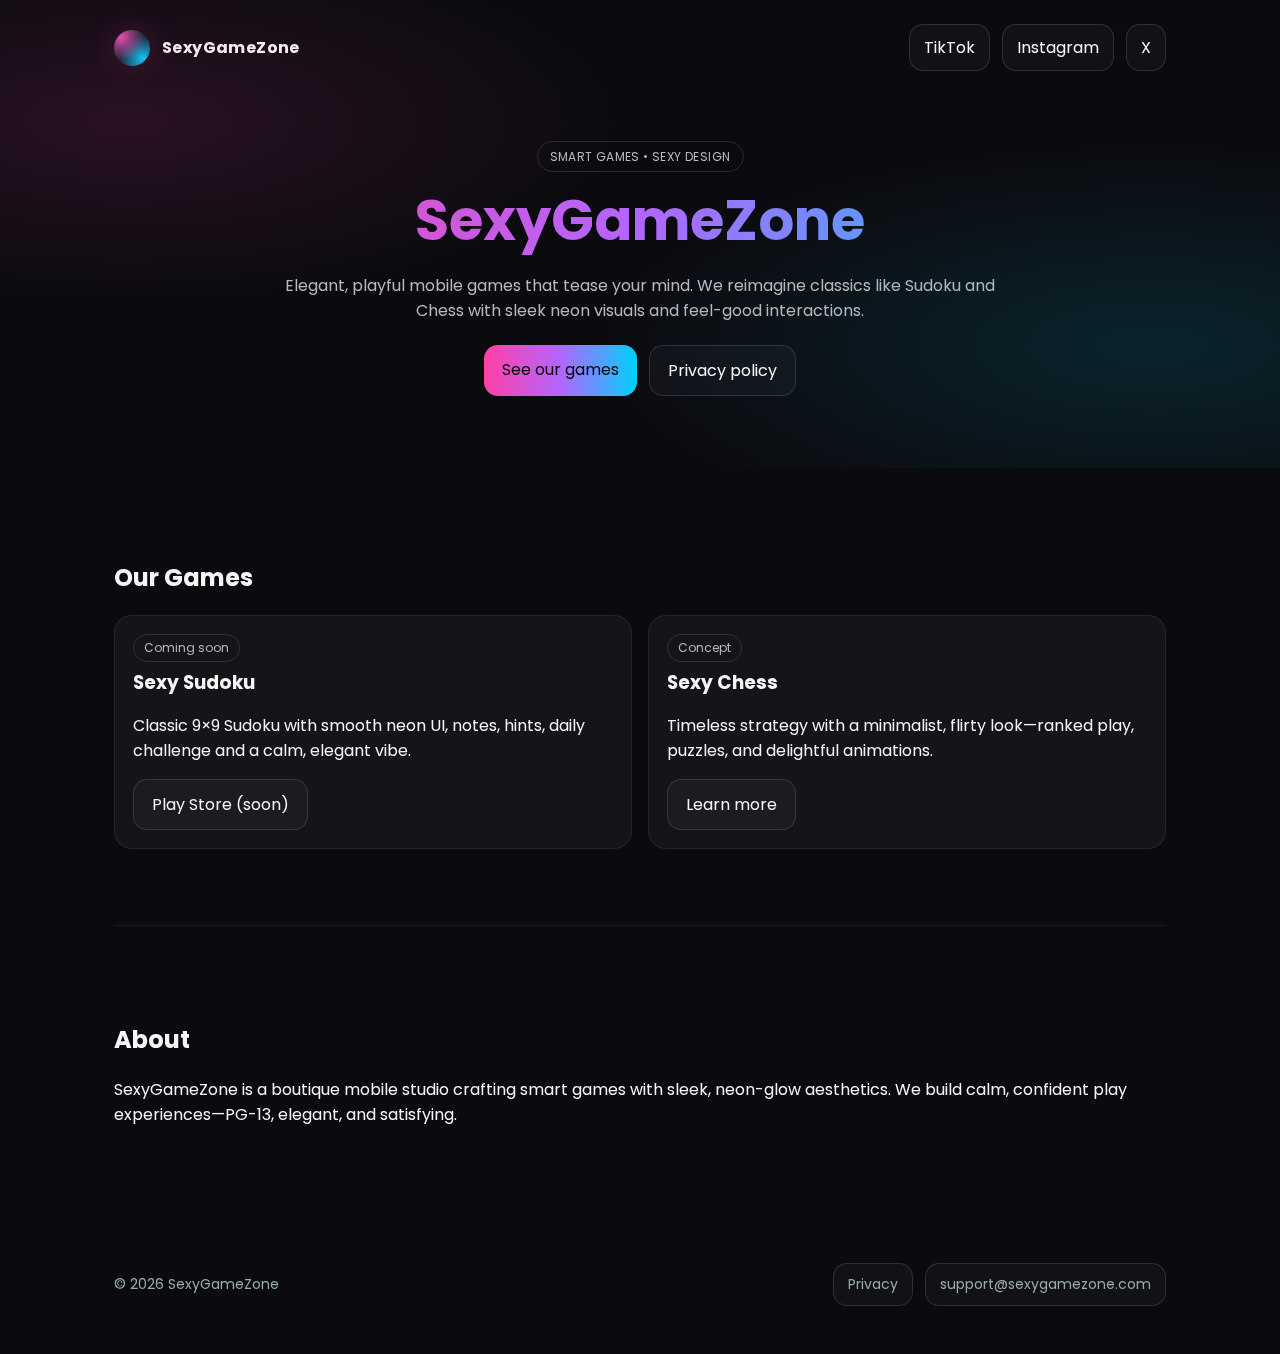
<file: index.html>
<!DOCTYPE html>
<html lang="en">
  <head>
    <meta charset="utf-8" />
    <meta name="viewport" content="width=device-width, initial-scale=1" />
    <title>SexyGameZone – Smart Games. Sexy Design.</title>
    <meta
      name="description"
      content="SexyGameZone builds elegant, playful mobile games like Sexy Sudoku—smart puzzles with sleek, neon design."
    />
    <link rel="preconnect" href="https://fonts.googleapis.com" />
    <link
      href="https://fonts.googleapis.com/css2?family=Poppins:wght@400;600;700&display=swap"
      rel="stylesheet"
    />
    <link rel="stylesheet" href="style.css" />
  </head>

  <body>
    <header>
      <div class="halo"></div>
      <div class="container">
        <nav class="nav">
          <div class="brand">
            <div class="logo"></div>
            <div class="name">SexyGameZone</div>
          </div>
          <div class="list" aria-label="social">
            <a href="https://tiktok.com/@playsgz" target="_blank" rel="noopener"
              >TikTok</a
            >
            <a
              href="https://instagram.com/playsgz"
              target="_blank"
              rel="noopener"
              >Instagram</a
            >
            <a href="https://x.com/playsgz" target="_blank" rel="noopener">X</a>
          </div>
        </nav>

        <div class="hero">
          <span class="pill">Smart games • Sexy design</span>
          <h1>SexyGameZone</h1>
          <p>
            Elegant, playful mobile games that tease your mind. We reimagine
            classics like Sudoku and Chess with sleek neon visuals and feel-good
            interactions.
          </p>
          <div class="cta">
            <a class="btn primary" href="#games">See our games</a>
            <a class="btn" href="privacy.html">Privacy policy</a>
          </div>
        </div>
      </div>
    </header>

    <main class="container">
      <section id="games">
        <h2>Our Games</h2>
        <div class="cards">
          <article class="card">
            <span class="tag">Coming soon</span>
            <h3>Sexy Sudoku</h3>
            <p>
              Classic 9×9 Sudoku with smooth neon UI, notes, hints, daily
              challenge and a calm, elegant vibe.
            </p>
            <div class="cta"><a class="btn" href="#">Play Store (soon)</a></div>
          </article>
          <article class="card">
            <span class="tag">Concept</span>
            <h3>Sexy Chess</h3>
            <p>
              Timeless strategy with a minimalist, flirty look—ranked play,
              puzzles, and delightful animations.
            </p>
            <div class="cta"><a class="btn" href="#">Learn more</a></div>
          </article>
        </div>
      </section>

      <div class="divider"></div>

      <section id="about">
        <h2>About</h2>
        <p>
          SexyGameZone is a boutique mobile studio crafting smart games with
          sleek, neon-glow aesthetics. We build calm, confident play
          experiences—PG-13, elegant, and satisfying.
        </p>
      </section>
    </main>

    <footer>
      <div class="container footer-grid">
        <div>© <span id="y"></span> SexyGameZone</div>
        <div></div>
        <div class="list">
          <a href="/privacy.html">Privacy</a>
          <a href="mailto:support@sexygamezone.com">support@sexygamezone.com</a>
        </div>
      </div>
    </footer>

    <script>
      document.getElementById("y").textContent = new Date().getFullYear();
    </script>
  </body>
</html>
</file>
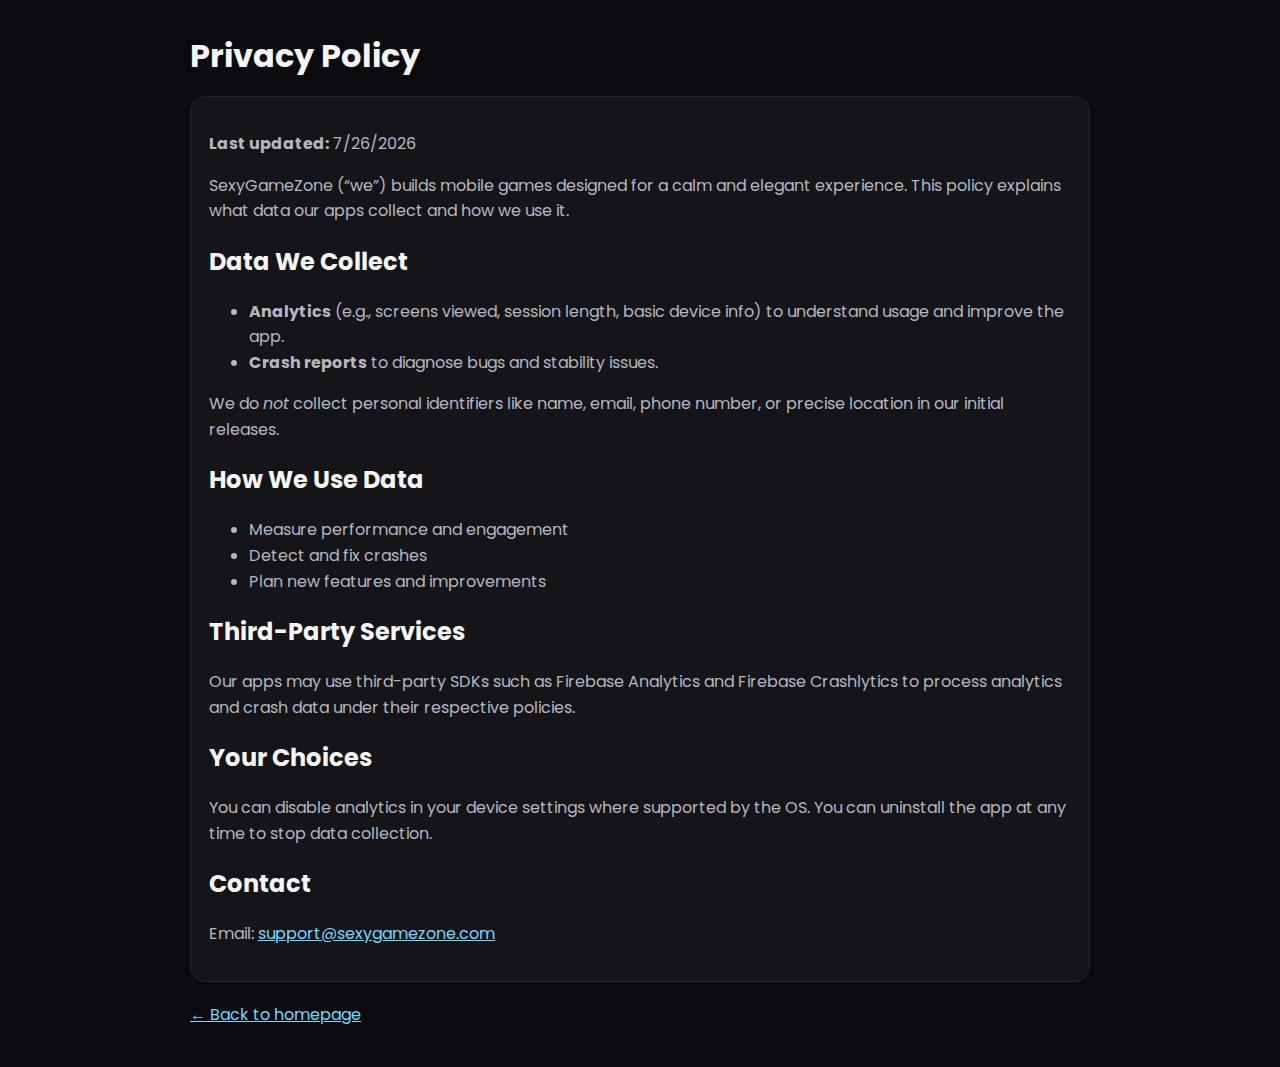
<file: privacy.html>
<!DOCTYPE html>
<html lang="en">
  <head>
    <meta charset="utf-8" />
    <meta name="viewport" content="width=device-width, initial-scale=1" />
    <title>Privacy Policy – SexyGameZone</title>
    <link
      href="https://fonts.googleapis.com/css2?family=Poppins:wght@400;600&display=swap"
      rel="stylesheet"
    />
    <link rel="stylesheet" href="privacy.css" />
  </head>

  <body>
    <div class="container">
      <h1>Privacy Policy</h1>
      <div class="card">
        <p><strong>Last updated:</strong> <span id="d"></span></p>
        <p>
          SexyGameZone (“we”) builds mobile games designed for a calm and
          elegant experience. This policy explains what data our apps collect
          and how we use it.
        </p>

        <h2>Data We Collect</h2>
        <ul>
          <li>
            <strong>Analytics</strong> (e.g., screens viewed, session length,
            basic device info) to understand usage and improve the app.
          </li>
          <li>
            <strong>Crash reports</strong> to diagnose bugs and stability
            issues.
          </li>
        </ul>
        <p>
          We do <em>not</em> collect personal identifiers like name, email,
          phone number, or precise location in our initial releases.
        </p>

        <h2>How We Use Data</h2>
        <ul>
          <li>Measure performance and engagement</li>
          <li>Detect and fix crashes</li>
          <li>Plan new features and improvements</li>
        </ul>

        <h2>Third-Party Services</h2>
        <p>
          Our apps may use third-party SDKs such as Firebase Analytics and
          Firebase Crashlytics to process analytics and crash data under their
          respective policies.
        </p>

        <h2>Your Choices</h2>
        <p>
          You can disable analytics in your device settings where supported by
          the OS. You can uninstall the app at any time to stop data collection.
        </p>

        <h2>Contact</h2>
        <p>
          Email:
          <a href="mailto:support@sexygamezone.com">support@sexygamezone.com</a>
        </p>
      </div>

      <p style="margin-top: 20px">
        <a href="index.html">← Back to homepage</a>
      </p>
    </div>

    <script>
      document.getElementById("d").textContent =
        new Date().toLocaleDateString();
    </script>
  </body>
</html>
</file>
<file: style.css>
:root {
  --bg: #0b0b0f;
  --pink: #ff3fa4;
  --violet: #b266ff;
  --cyan: #00d1ff;
  --text: #f5f5f5;
  --muted: #b7b7c0;
  --card: #141419;
}
* {
  box-sizing: border-box;
}
html,
body {
  margin: 0;
  background: var(--bg);
  color: var(--text);
  font-family: Poppins, system-ui, -apple-system, Segoe UI, Roboto, Arial,
    sans-serif;
}
a {
  color: inherit;
  text-decoration: none;
}
.container {
  max-width: 1100px;
  margin: 0 auto;
  padding: 24px;
}
.btn {
  display: inline-block;
  padding: 12px 18px;
  border-radius: 14px;
  border: 1px solid #ffffff20;
  background: #ffffff08;
  backdrop-filter: saturate(120%);
  transition: 0.2s;
}
.btn:hover {
  transform: translateY(-1px);
  box-shadow: 0 8px 24px #0006;
}
.btn.primary {
  background: linear-gradient(90deg, var(--pink), var(--violet), var(--cyan));
  border: 0;
  color: #04030a;
}
.pill {
  padding: 6px 12px;
  border-radius: 999px;
  border: 1px solid #ffffff20;
  color: var(--muted);
  font-size: 12px;
  letter-spacing: 0.4px;
  text-transform: uppercase;
}
header {
  position: relative;
  overflow: hidden;
}
.halo {
  position: absolute;
  inset: -30%;
  background: radial-gradient(40% 40% at 25% 35%, #ff3fa420 0%, transparent 60%),
    radial-gradient(45% 45% at 75% 65%, #00d1ff20 0%, transparent 60%);
}
.nav {
  display: flex;
  align-items: center;
  justify-content: space-between;
  gap: 16px;
}
.brand {
  display: flex;
  align-items: center;
  gap: 12px;
}
.brand .logo {
  width: 36px;
  height: 36px;
  border-radius: 50%;
  background: radial-gradient(
      110% 110% at 20% 20%,
      var(--pink),
      transparent 60%
    ),
    radial-gradient(110% 110% at 80% 80%, var(--cyan), transparent 60%);
  box-shadow: 0 0 32px #ff3fa430, 0 0 32px #00d1ff30 inset;
}
.brand .name {
  font-weight: 700;
  letter-spacing: 0.4px;
}
.hero {
  padding: 72px 0 48px;
  text-align: center;
}
.hero h1 {
  font-size: clamp(28px, 6vw, 56px);
  margin: 10px 0;
  background: linear-gradient(90deg, var(--pink), var(--violet), var(--cyan));
  -webkit-background-clip: text;
  background-clip: text;
  color: transparent;
}
.hero p {
  color: var(--muted);
  max-width: 720px;
  margin: 0 auto;
}
.hero .cta {
  margin-top: 22px;
  display: flex;
  gap: 12px;
  justify-content: center;
  flex-wrap: wrap;
}
section {
  padding: 48px 0;
}
.cards {
  display: grid;
  grid-template-columns: repeat(auto-fit, minmax(260px, 1fr));
  gap: 16px;
}
.card {
  background: var(--card);
  border: 1px solid #ffffff12;
  border-radius: 18px;
  padding: 18px;
  position: relative;
  overflow: hidden;
}
.card h3 {
  margin: 6px 0 4px;
}
.tag {
  font-size: 12px;
  color: #ffffffb0;
  border: 1px solid #ffffff20;
  border-radius: 999px;
  padding: 4px 10px;
  display: inline-block;
}
.divider {
  height: 1px;
  background: #ffffff10;
  margin: 28px 0;
}
.list {
  display: flex;
  gap: 12px;
}
.list a {
  display: inline-flex;
  align-items: center;
  gap: 8px;
  padding: 10px 14px;
  border: 1px solid #ffffff20;
  border-radius: 14px;
  background: #ffffff08;
}
footer {
  padding: 24px 0;
  color: #9aa;
  font-size: 14px;
}
.footer-grid {
  display: grid;
  gap: 10px;
  grid-template-columns: 1fr;
  align-items: center;
}
@media (min-width: 680px) {
  .footer-grid {
    grid-template-columns: auto 1fr auto;
  }
}

/* Make images scale on small screens (future-proof) */
img,
svg,
video {
  max-width: 100%;
  height: auto;
}

/* Let the social links wrap instead of overflowing */
.list {
  flex-wrap: wrap;
}

/* Mobile tweaks */
@media (max-width: 680px) {
  .container {
    padding: 16px;
  }

  header {
    overflow: visible;
  }
  /* Reduce the big glow so it doesn’t crop/overflow on phones */
  .halo {
    inset: -45%;
  }

  .hero {
    padding: 56px 0 32px;
  }
  .hero h1 {
    margin: 8px 0;
  }
  .hero p {
    font-size: 15px;
    line-height: 1.6;
    padding: 0 4px;
  }

  /* Stack CTAs and make them easy to tap */
  .hero .cta {
    gap: 10px;
  }
  .btn {
    width: 100%;
    text-align: center;
    padding: 14px 16px;
  }

  /* Cards: ensure they can go single column comfortably */
  .cards {
    grid-template-columns: 1fr;
    gap: 14px;
  }
  .card {
    padding: 16px;
    border-radius: 16px;
  }

  /* Footer layout */
  .footer-grid {
    grid-template-columns: 1fr;
    gap: 12px;
  }
  footer .list {
    justify-content: flex-start;
  }
}

/* Very small devices */
@media (max-width: 380px) {
  .brand .name {
    font-size: 14px;
  }
  .brand .logo {
    width: 32px;
    height: 32px;
  }
  .pill {
    font-size: 11px;
    padding: 5px 10px;
  }
}

@media (max-width: 680px) {
  .hero p,
  p,
  li {
    color: #c9c9d3;
  }
}

@media (max-width: 680px) {
  section {
    padding: 36px 0;
  }
}

.halo {
  position: absolute;
  inset: -30%;
  background: radial-gradient(40% 40% at 25% 35%, #ff3fa420 0%, transparent 60%),
    radial-gradient(45% 45% at 75% 65%, #00d1ff20 0%, transparent 60%);
  pointer-events: none; /* ✅ add this line */
}
</file>
<file: privacy.css>
:root {
  --bg: #0b0b0f;
  --text: #f5f5f5;
  --muted: #b7b7c0;
  --card: #141419;
}

body {
  margin: 0;
  background: var(--bg);
  color: var(--text);
  font-family: Poppins, Arial, sans-serif;
}

.container {
  max-width: 900px;
  margin: 0 auto;
  padding: 24px;
}

a {
  color: #74d9ff;
}

.card {
  background: var(--card);
  border: 1px solid #ffffff12;
  border-radius: 16px;
  padding: 18px;
}

h1 {
  margin: 8px 0 16px;
}

p,
li {
  color: var(--muted);
  line-height: 1.6;
}
</file>
